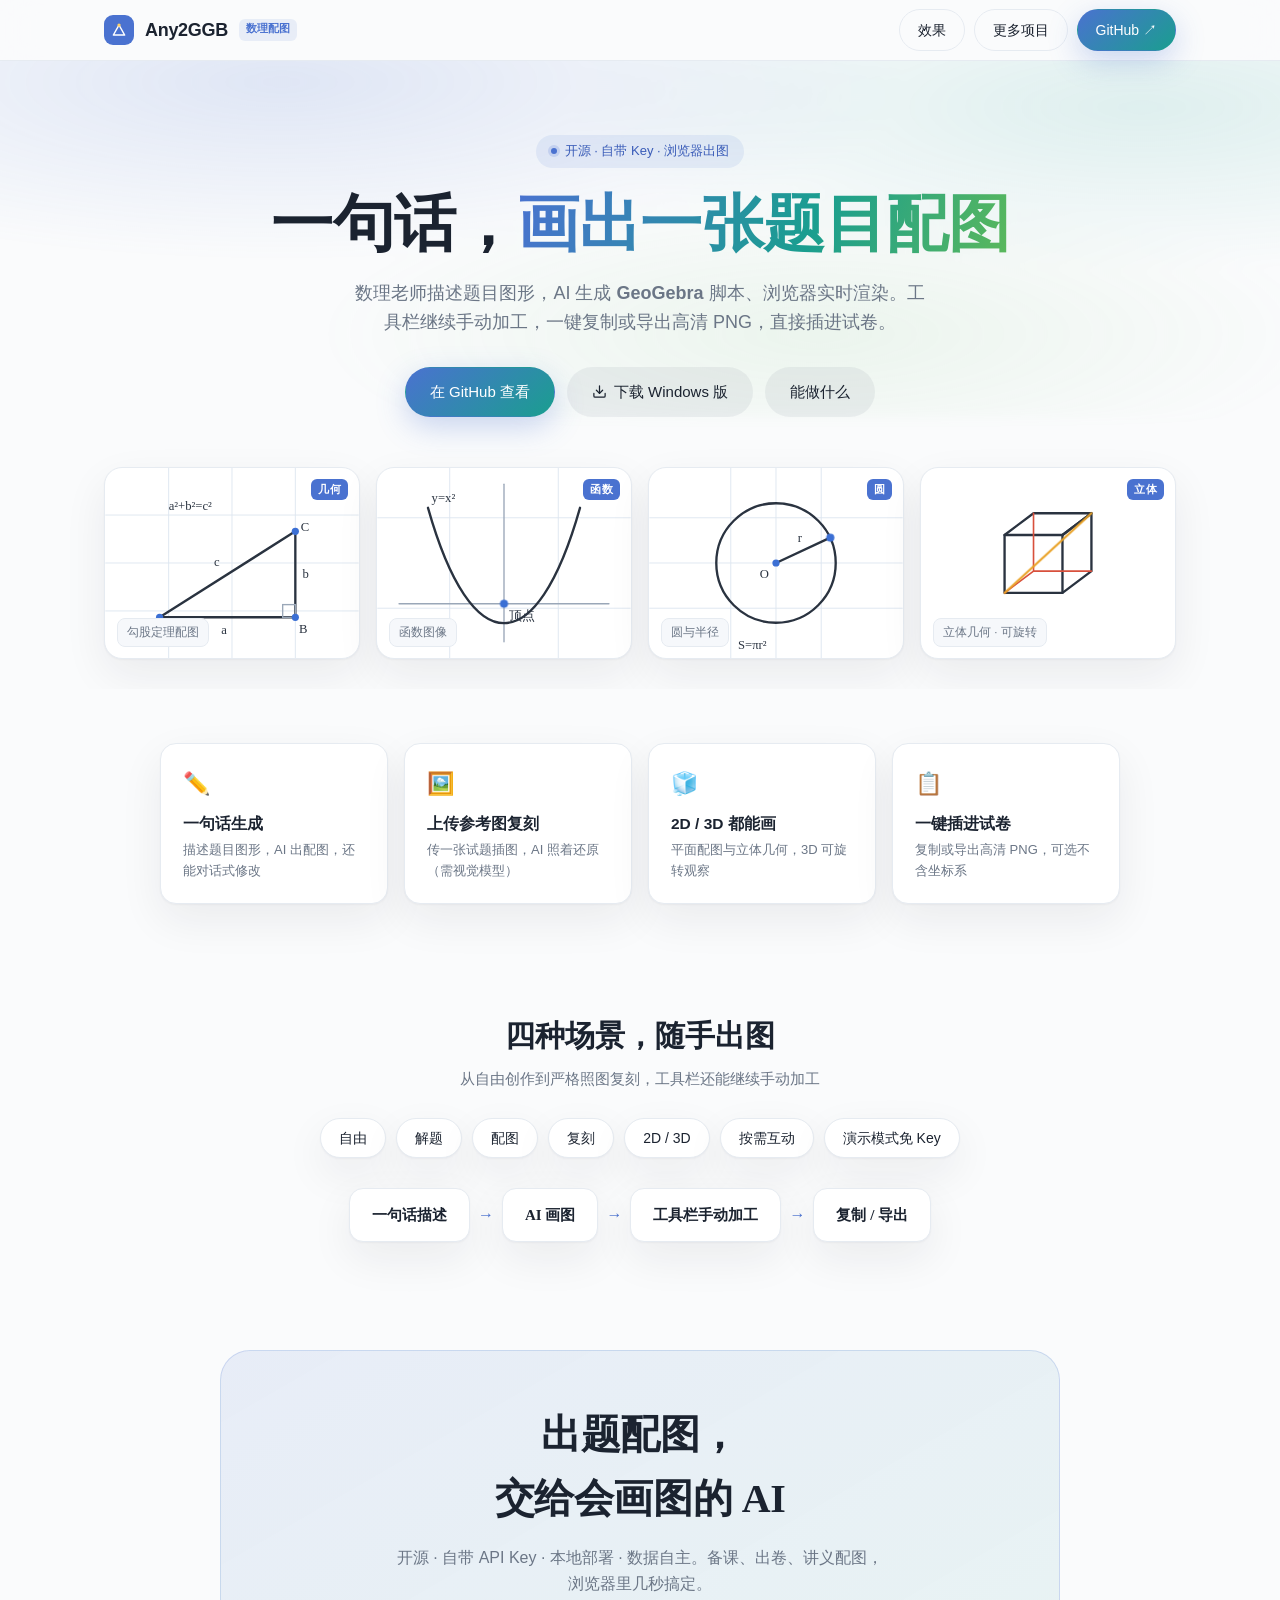
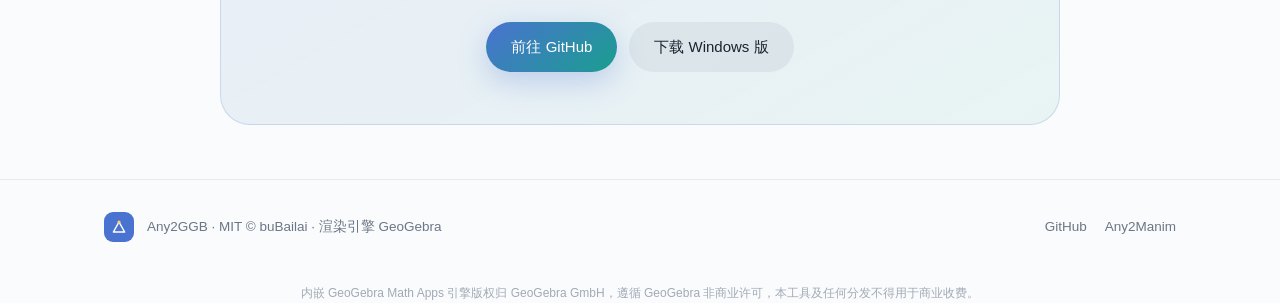
<file: docs/index.html>
<!DOCTYPE html>
<html lang="zh-CN">
<head>
<meta charset="UTF-8">
<meta name="viewport" content="width=device-width, initial-scale=1, viewport-fit=cover">
<title>Any2GGB · 一句话，画出一张题目配图</title>
<meta name="description" content="Any2GGB —— 数理老师的 AI 配图工具。一句话描述题目图形，AI 生成 GeoGebra 脚本、浏览器实时渲染，工具栏手动加工，一键复制或导出高清 PNG 插进试卷。支持 2D/3D、上传参考图复刻、按需互动。">
<link rel="icon" href="data:image/svg+xml,%3Csvg xmlns='http://www.w3.org/2000/svg' viewBox='0 0 32 32'%3E%3Crect width='32' height='32' rx='8' fill='%234a72d0'/%3E%3Cpath d='M7 24 L16 8 L25 24 Z' fill='none' stroke='%23fff' stroke-width='2.4' stroke-linejoin='round'/%3E%3Ccircle cx='16' cy='8' r='2.6' fill='%23ffd166'/%3E%3C/svg%3E">
<style>
:root{
  --paper:#FAFBFC; --panel:#FFFFFF; --panel-2:#F6F8FB;
  --ink:#1B2330; --ink-soft:#37414F; --muted:#6B7686; --subtle:#A2AAB6;
  --line:#E6EBF1; --divider:#EEF2F6;
  --accent:#4A72D0; --accent-deep:#3A5CB8; --accent-teal:#1A9E8F; --accent-green:#5BB85B;
  --grid:#DDE6F0; --axis:#9AA7B8;
  --sans:'Inter',-apple-system,BlinkMacSystemFont,'PingFang SC','Microsoft YaHei',sans-serif;
  --serif:'Noto Serif SC','Source Han Serif SC','Songti SC',serif;
  --mono:'SF Mono','JetBrains Mono',Menlo,Consolas,monospace;
  --sh:0 1px 2px rgba(27,35,48,.04),0 16px 44px rgba(27,35,48,.07);
  --sh-accent:0 10px 30px rgba(74,114,208,.28);
  /* 配图取色 */
  --c-blue:#3B6FD4; --c-teal:#159C8C; --c-green:#4FA84F; --c-gold:#E9A227;
  --c-red:#D8503C; --c-purple:#7A5CD0; --c-ink:#2A3340;
}
@media (prefers-color-scheme:dark){
  :root{--paper:#0E1116;--panel:#161A21;--panel-2:#1B2028;--ink:#E9ECF1;--ink-soft:#C4CAD4;
    --muted:#909AA8;--subtle:#646E7C;--line:#272D37;--divider:#20262F;
    --accent:#6C8FE6;--accent-deep:#7F9BEA;--accent-teal:#2FB9A8;
    --sh:0 1px 2px rgba(0,0,0,.35),0 16px 44px rgba(0,0,0,.5);}
}
*{margin:0;padding:0;box-sizing:border-box}
html{scroll-behavior:smooth}
body{font-family:var(--sans);background:var(--paper);color:var(--ink);-webkit-font-smoothing:antialiased;
  line-height:1.6;overflow-x:hidden}
a{color:inherit;text-decoration:none}
.wrap{max-width:1120px;margin:0 auto;padding:0 24px}
.serif{font-family:var(--serif)}

/* logo mark */
.logo{width:30px;height:30px;border-radius:9px;background:var(--accent);display:inline-flex;
  align-items:center;justify-content:center;flex:0 0 auto}
.logo svg{width:20px;height:20px}

/* nav */
nav{position:sticky;top:0;z-index:30;background:rgba(250,251,252,.82);backdrop-filter:saturate(180%) blur(18px);
  -webkit-backdrop-filter:saturate(180%) blur(18px);border-bottom:1px solid var(--line)}
@media (prefers-color-scheme:dark){nav{background:rgba(14,17,22,.82)}}
nav .wrap{display:flex;align-items:center;gap:11px;height:60px}
nav b{font-size:18px;letter-spacing:-.3px}
nav .ver{font-family:var(--mono);font-size:11px;color:var(--accent);background:rgba(74,114,208,.1);
  border-radius:6px;padding:2px 7px;font-weight:600}
nav .sp{margin-left:auto;display:flex;gap:9px;align-items:center}
.btn{display:inline-flex;align-items:center;gap:7px;border-radius:999px;padding:9px 18px;font-size:14px;
  font-weight:500;transition:.16s;border:1px solid transparent;white-space:nowrap;cursor:pointer}
.btn.primary{background:linear-gradient(140deg,var(--accent),var(--accent-teal));color:#fff;box-shadow:var(--sh-accent)}
.btn.primary:hover{transform:translateY(-1px)}
.btn.ghost{background:rgba(107,118,134,.1);color:var(--ink)}
.btn.ghost:hover{background:rgba(107,118,134,.18)}
.btn.line{border-color:var(--line)}

/* hero */
.hero{position:relative;padding:74px 0 30px;text-align:center;overflow:hidden}
.hero::before{content:"";position:absolute;inset:-10% -20% auto;height:420px;z-index:0;
  background:radial-gradient(50% 60% at 30% 20%,rgba(74,114,208,.15),transparent 70%),
    radial-gradient(46% 56% at 78% 26%,rgba(26,158,143,.12),transparent 70%),
    radial-gradient(40% 50% at 60% 80%,rgba(91,184,91,.09),transparent 70%);filter:blur(6px)}
.hero .wrap{position:relative;z-index:1}
.eyebrow{display:inline-flex;align-items:center;gap:8px;font-size:13px;font-weight:500;color:var(--accent-deep);
  background:rgba(74,114,208,.1);padding:6px 15px;border-radius:999px;margin-bottom:22px}
.eyebrow .d{width:6px;height:6px;border-radius:50%;background:var(--accent);box-shadow:0 0 0 3px rgba(74,114,208,.18)}
h1{font-family:var(--serif);font-size:clamp(34px,6.2vw,62px);line-height:1.12;letter-spacing:-.5px;font-weight:700}
h1 .grad{background:linear-gradient(110deg,var(--accent),var(--accent-teal) 60%,var(--accent-green));
  -webkit-background-clip:text;background-clip:text;color:transparent}
.lead{font-size:clamp(15px,2vw,18px);color:var(--muted);max-width:580px;margin:20px auto 0}
.cta{display:flex;gap:12px;justify-content:center;flex-wrap:wrap;margin-top:30px}
.cta .btn{padding:12px 24px;font-size:15px}

/* figure wall —— 主视觉：干净的题目配图（白底方格纸，对应实际出图） */
.wall{margin:50px auto 0;display:grid;grid-template-columns:repeat(4,1fr);gap:16px}
@media(max-width:880px){.wall{grid-template-columns:repeat(2,1fr)}}
@media(max-width:480px){.wall{grid-template-columns:1fr}}
.scene{position:relative;border-radius:18px;overflow:hidden;border:1px solid var(--line);
  background:var(--panel);box-shadow:var(--sh);aspect-ratio:4/3}
.scene svg{position:absolute;inset:0;width:100%;height:100%}
.scene .cap{position:absolute;left:12px;bottom:11px;z-index:2;font-size:11.5px;color:var(--muted);
  background:var(--panel-2);border:1px solid var(--line);border-radius:8px;padding:4px 9px}
.scene .badge{position:absolute;right:11px;top:11px;z-index:2;font-size:10.5px;font-weight:600;letter-spacing:.4px;
  color:#fff;background:var(--accent);border-radius:6px;padding:2px 7px}
.gfig{fill:none;stroke:var(--c-ink);stroke-width:2.6;stroke-linejoin:round;stroke-linecap:round}
.glabel{font-family:var(--serif);fill:var(--c-ink);font-size:14px}
.gpt{fill:var(--c-blue)}
.draw{stroke-dasharray:600;stroke-dashoffset:600;animation:draw 2.2s ease .2s forwards}
.draw2{stroke-dasharray:600;stroke-dashoffset:600;animation:draw 2.2s ease .5s forwards}
@keyframes draw{to{stroke-dashoffset:0}}
.fade{opacity:0;animation:fade .8s ease 1.5s forwards}
@keyframes fade{to{opacity:1}}
.spin3d{transform-origin:center;animation:sp 14s linear infinite}
@keyframes sp{to{transform:rotate(360deg)}}

/* feature row */
section{padding:54px 0}
.feats{display:grid;grid-template-columns:repeat(4,1fr);gap:16px;max-width:960px;margin:0 auto}
@media(max-width:820px){.feats{grid-template-columns:repeat(2,1fr)}}
@media(max-width:440px){.feats{grid-template-columns:1fr}}
.feat{background:var(--panel);border:1px solid var(--line);border-radius:16px;padding:22px 22px;box-shadow:var(--sh)}
.feat .ic{font-size:22px;margin-bottom:10px}
.feat b{font-size:15.5px}
.feat span{display:block;color:var(--muted);font-size:13px;margin-top:3px}

/* scenarios */
.subj{text-align:center}
.subj .t{font-family:var(--serif);font-size:clamp(22px,3.4vw,30px);font-weight:700;margin-bottom:8px}
.subj .s{color:var(--muted);font-size:14.5px;margin-bottom:26px}
.chips{display:flex;flex-wrap:wrap;gap:10px;justify-content:center;max-width:720px;margin:0 auto}
.chip{background:var(--panel);border:1px solid var(--line);border-radius:999px;padding:8px 18px;font-size:14px;
  font-weight:500;box-shadow:var(--sh)}
.pipe{display:flex;align-items:center;justify-content:center;gap:8px;flex-wrap:wrap;margin-top:30px}
.pcard{font-family:var(--serif);font-weight:600;background:var(--panel);border:1px solid var(--line);
  border-radius:14px;padding:14px 22px;font-size:15px;box-shadow:var(--sh)}
.parrow{color:var(--accent);font-weight:700}

/* final cta */
.final{text-align:center}
.final .box{background:linear-gradient(150deg,rgba(74,114,208,.1),rgba(26,158,143,.08));
  border:1px solid rgba(74,114,208,.2);border-radius:30px;padding:52px 30px;max-width:840px;margin:0 auto}
.final h2{font-family:var(--serif);font-size:clamp(26px,4vw,40px);letter-spacing:-.4px;font-weight:700}
.final p{color:var(--muted);margin:14px auto 0;max-width:500px}

footer{border-top:1px solid var(--line);padding:32px 0;color:var(--muted);font-size:13.5px}
footer .wrap{display:flex;align-items:center;gap:13px;flex-wrap:wrap}
footer .sp{margin-left:auto;display:flex;gap:18px}
footer a:hover{color:var(--ink)}
.note{font-size:12px;color:var(--subtle);max-width:1120px;margin:10px auto 0;padding:0 24px;text-align:center}
</style>
</head>
<body>

<nav>
  <div class="wrap">
    <span class="logo"><svg viewBox="0 0 32 32"><path d="M7 24 L16 8 L25 24 Z" fill="none" stroke="#fff" stroke-width="2.4" stroke-linejoin="round"/><circle cx="16" cy="8" r="2.6" fill="#ffd166"/></svg></span>
    <b>Any2GGB</b>
    <span class="ver">数理配图</span>
    <div class="sp">
      <a class="btn line" href="#figures">效果</a>
      <a class="btn line" href="https://bubailai.top/">更多项目</a>
      <a class="btn primary" href="https://github.com/buBailai/Any2GGB" target="_blank">GitHub ↗</a>
    </div>
  </div>
</nav>

<header class="hero" id="figures">
  <div class="wrap">
    <div class="eyebrow"><span class="d"></span>开源 · 自带 Key · 浏览器出图</div>
    <h1>一句话，<span class="grad serif">画出一张题目配图</span></h1>
    <p class="lead">数理老师描述题目图形，AI 生成 <b>GeoGebra</b> 脚本、浏览器实时渲染。工具栏继续手动加工，一键复制或导出高清 PNG，直接插进试卷。</p>
    <div class="cta">
      <a class="btn primary" href="https://github.com/buBailai/Any2GGB" target="_blank">在 GitHub 查看</a>
      <a class="btn ghost" href="downloads/Any2GGB-Win-v0.4.5.zip" download><svg viewBox="0 0 24 24" width="15" height="15" fill="none" stroke="currentColor" stroke-width="2" stroke-linecap="round" stroke-linejoin="round"><path d="M21 15v4a2 2 0 0 1-2 2H5a2 2 0 0 1-2-2v-4"/><polyline points="7 10 12 15 17 10"/><line x1="12" y1="15" x2="12" y2="3"/></svg> 下载 Windows 版</a>
      <a class="btn ghost" href="#scenarios">能做什么</a>
    </div>

    <!-- 题目配图效果墙：白底方格纸，对应实际干净出图 -->
    <div class="wall">
      <!-- 1. 勾股 / 直角三角形 -->
      <div class="scene">
        <span class="badge">几何</span>
        <svg viewBox="0 0 280 210" preserveAspectRatio="xMidYMid meet">
          <g stroke="var(--grid)" stroke-width="1">
            <line x1="0" y1="52" x2="280" y2="52"/><line x1="0" y1="105" x2="280" y2="105"/><line x1="0" y1="158" x2="280" y2="158"/>
            <line x1="70" y1="0" x2="70" y2="210"/><line x1="140" y1="0" x2="140" y2="210"/><line x1="210" y1="0" x2="210" y2="210"/>
          </g>
          <polygon points="60,165 210,165 210,70" class="gfig draw" stroke="var(--c-blue)"/>
          <rect x="196" y="151" width="14" height="14" fill="none" stroke="var(--axis)" stroke-width="1.5"/>
          <circle cx="60" cy="165" r="4" class="gpt"/><circle cx="210" cy="165" r="4" class="gpt"/><circle cx="210" cy="70" r="4" class="gpt"/>
          <text x="46" y="182" class="glabel">A</text><text x="214" y="182" class="glabel">B</text><text x="216" y="70" class="glabel">C</text>
          <text x="128" y="184" class="glabel" fill="var(--c-teal)">a</text>
          <text x="218" y="122" class="glabel" fill="var(--c-teal)">b</text>
          <text x="120" y="108" class="glabel" fill="var(--c-teal)">c</text>
          <text x="70" y="46" class="glabel fade" font-size="16">a²+b²=c²</text>
        </svg>
        <span class="cap">勾股定理配图</span>
      </div>

      <!-- 2. 抛物线 -->
      <div class="scene">
        <span class="badge">函数</span>
        <svg viewBox="0 0 280 210" preserveAspectRatio="xMidYMid meet">
          <g stroke="var(--grid)" stroke-width="1">
            <line x1="0" y1="55" x2="280" y2="55"/><line x1="0" y1="155" x2="280" y2="155"/>
            <line x1="80" y1="0" x2="80" y2="210"/><line x1="200" y1="0" x2="200" y2="210"/>
          </g>
          <g stroke="var(--axis)" stroke-width="1.5" stroke-linecap="round">
            <line x1="140" y1="18" x2="140" y2="192"/><line x1="24" y1="150" x2="256" y2="150"/>
          </g>
          <path d="M56,44 C104,214 176,214 224,44" class="gfig draw" stroke="var(--c-blue)" stroke-width="3"/>
          <circle cx="140" cy="150" r="4.5" class="gpt fade"/>
          <text x="146" y="168" class="glabel fade" font-size="12">顶点</text>
          <text x="60" y="38" class="glabel" fill="var(--c-blue)">y=x²</text>
        </svg>
        <span class="cap">函数图像</span>
      </div>

      <!-- 3. 圆与半径 -->
      <div class="scene">
        <span class="badge">圆</span>
        <svg viewBox="0 0 280 210" preserveAspectRatio="xMidYMid meet">
          <g stroke="var(--grid)" stroke-width="1">
            <line x1="0" y1="55" x2="280" y2="55"/><line x1="0" y1="105" x2="280" y2="105"/><line x1="0" y1="155" x2="280" y2="155"/>
            <line x1="90" y1="0" x2="90" y2="210"/><line x1="140" y1="0" x2="140" y2="210"/><line x1="190" y1="0" x2="190" y2="210"/>
          </g>
          <circle cx="140" cy="105" r="66" class="gfig draw" stroke="var(--c-blue)"
            style="stroke-dasharray:415;stroke-dashoffset:415;animation:draw 2.4s ease .3s forwards"/>
          <line x1="140" y1="105" x2="200" y2="77" class="gfig" stroke="var(--c-teal)" stroke-width="2.4"/>
          <circle cx="140" cy="105" r="4" class="gpt"/><circle cx="200" cy="77" r="4.5" class="gpt fade"/>
          <text x="122" y="122" class="glabel">O</text>
          <text x="164" y="82" class="glabel" fill="var(--c-teal)">r</text>
          <text x="98" y="200" class="glabel fade" font-size="15">S=πr²</text>
        </svg>
        <span class="cap">圆与半径</span>
      </div>

      <!-- 4. 3D 正方体 -->
      <div class="scene">
        <span class="badge">立体</span>
        <svg viewBox="0 0 280 210" preserveAspectRatio="xMidYMid meet">
          <g class="spin3d" style="transform-box:view-box;transform-origin:140px 105px">
            <g class="gfig" stroke="var(--c-blue)" stroke-width="2.2">
              <path d="M92,138 L92,74 L156,74 L156,138 Z"/>
              <path d="M92,74 L124,50 L188,50 L156,74"/>
              <path d="M156,74 L188,50 L188,114 L156,138"/>
              <path class="draw2" d="M92,138 L124,114 L124,50 M124,114 L188,114" stroke="var(--c-red)" stroke-width="1.8" stroke-dasharray="4 5"/>
            </g>
          </g>
          <path d="M92,138 L188,50" stroke="var(--c-gold)" stroke-width="2.4" fill="none" class="fade" stroke-linecap="round"/>
          <text x="70" y="188" class="glabel fade" font-size="13">体对角线</text>
        </svg>
        <span class="cap">立体几何 · 可旋转</span>
      </div>
    </div>
  </div>
</header>

<section>
  <div class="wrap">
    <div class="feats">
      <div class="feat"><div class="ic">✏️</div><b>一句话生成</b><span>描述题目图形，AI 出配图，还能对话式修改</span></div>
      <div class="feat"><div class="ic">🖼️</div><b>上传参考图复刻</b><span>传一张试题插图，AI 照着还原（需视觉模型）</span></div>
      <div class="feat"><div class="ic">🧊</div><b>2D / 3D 都能画</b><span>平面配图与立体几何，3D 可旋转观察</span></div>
      <div class="feat"><div class="ic">📋</div><b>一键插进试卷</b><span>复制或导出高清 PNG，可选不含坐标系</span></div>
    </div>
  </div>
</section>

<section class="subj" id="scenarios">
  <div class="wrap">
    <div class="t serif">四种场景，随手出图</div>
    <div class="s">从自由创作到严格照图复刻，工具栏还能继续手动加工</div>
    <div class="chips">
      <span class="chip">自由</span><span class="chip">解题</span><span class="chip">配图</span><span class="chip">复刻</span>
      <span class="chip">2D / 3D</span><span class="chip">按需互动</span><span class="chip">演示模式免 Key</span>
    </div>
    <div class="pipe">
      <span class="pcard">一句话描述</span><span class="parrow">→</span>
      <span class="pcard">AI 画图</span><span class="parrow">→</span>
      <span class="pcard">工具栏手动加工</span><span class="parrow">→</span>
      <span class="pcard">复制 / 导出</span>
    </div>
  </div>
</section>

<section class="final">
  <div class="wrap">
    <div class="box">
      <h2 class="serif">出题配图，<br>交给会画图的 AI</h2>
      <p>开源 · 自带 API Key · 本地部署 · 数据自主。备课、出卷、讲义配图，浏览器里几秒搞定。</p>
      <div class="cta" style="justify-content:center;margin-top:26px">
        <a class="btn primary" href="https://github.com/buBailai/Any2GGB" target="_blank">前往 GitHub</a>
        <a class="btn ghost" href="downloads/Any2GGB-Win-v0.4.5.zip" download>下载 Windows 版</a>
      </div>
    </div>
  </div>
</section>

<footer>
  <div class="wrap">
    <span class="logo"><svg viewBox="0 0 32 32"><path d="M7 24 L16 8 L25 24 Z" fill="none" stroke="#fff" stroke-width="2.4" stroke-linejoin="round"/><circle cx="16" cy="8" r="2.6" fill="#ffd166"/></svg></span>
    <span>Any2GGB · MIT © buBailai · 渲染引擎 <a href="https://www.geogebra.org" target="_blank">GeoGebra</a></span>
    <div class="sp">
      <a href="https://github.com/buBailai/Any2GGB" target="_blank">GitHub</a>
      <a href="https://github.com/buBailai/Any2Manim" target="_blank">Any2Manim</a>
    </div>
  </div>
</footer>
<p class="note">内嵌 GeoGebra Math Apps 引擎版权归 GeoGebra GmbH，遵循 GeoGebra 非商业许可，本工具及任何分发不得用于商业收费。</p>

</body>
</html>
</file>
